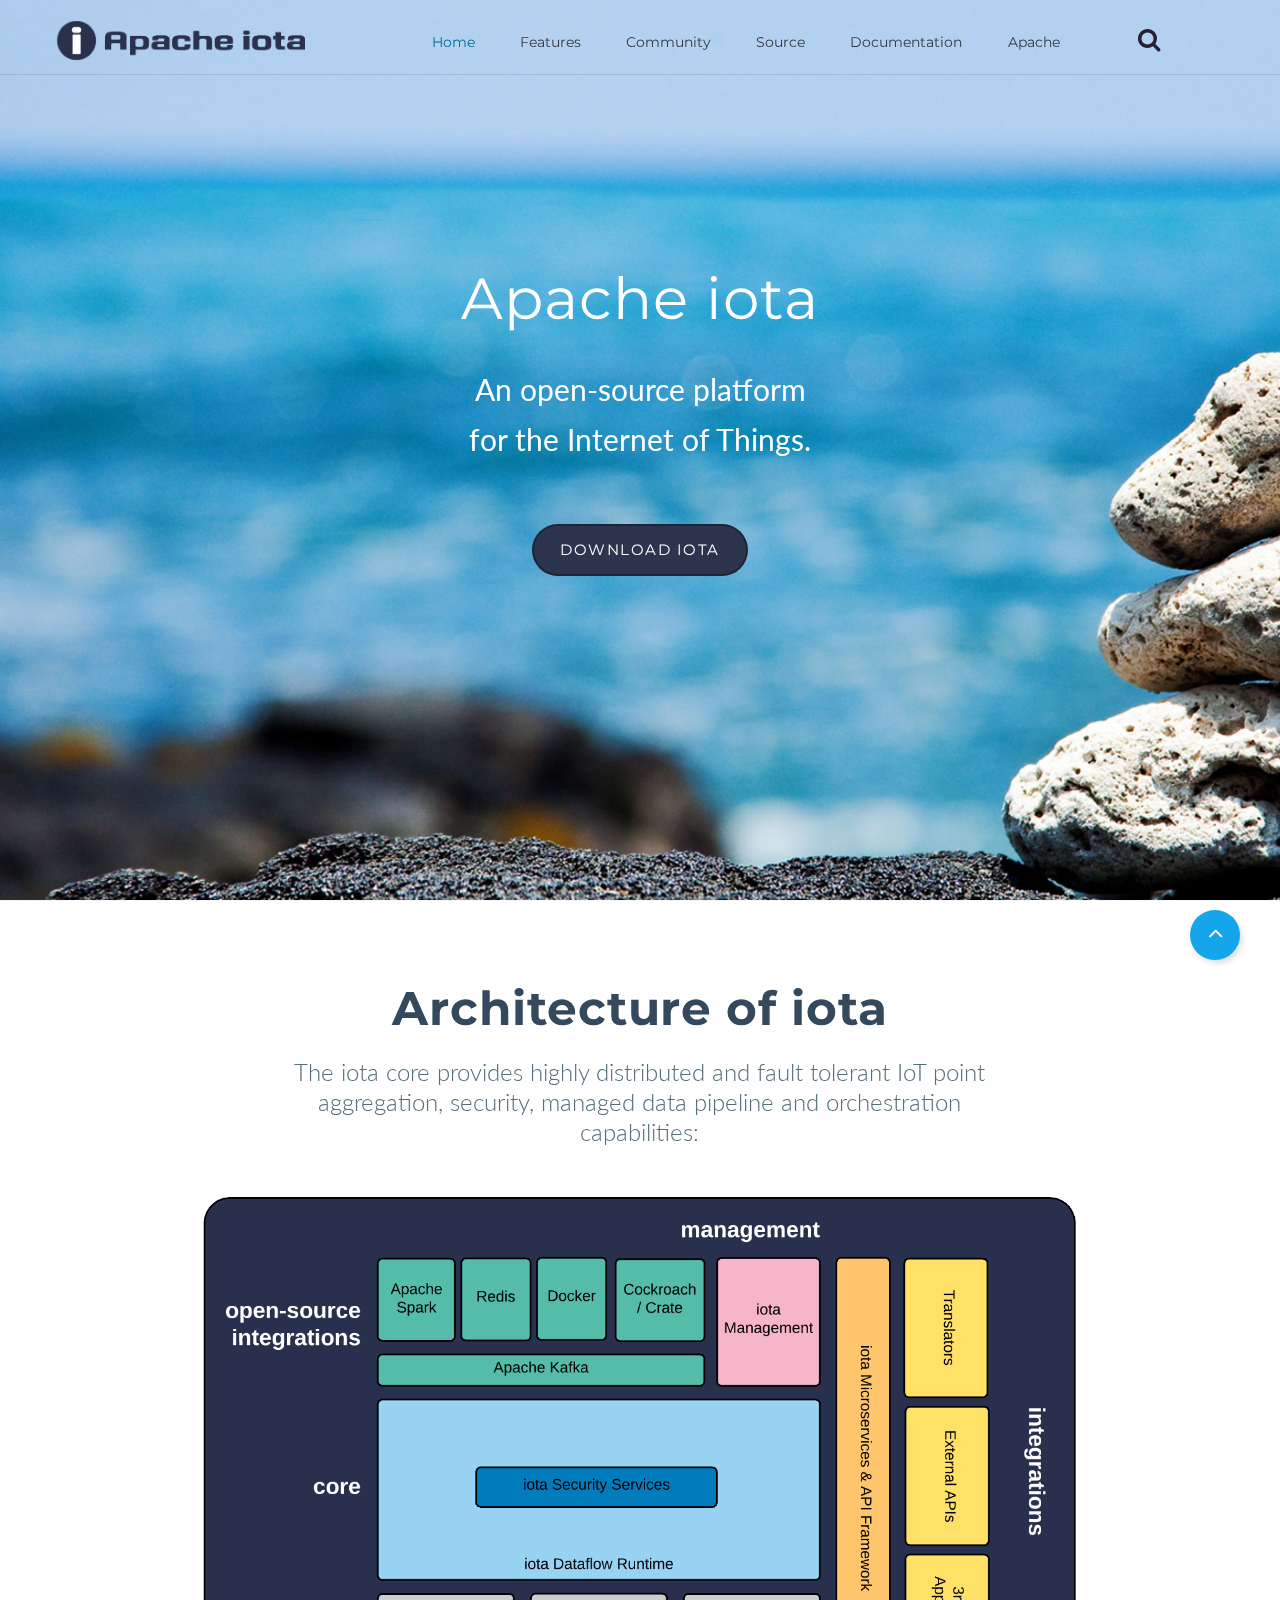
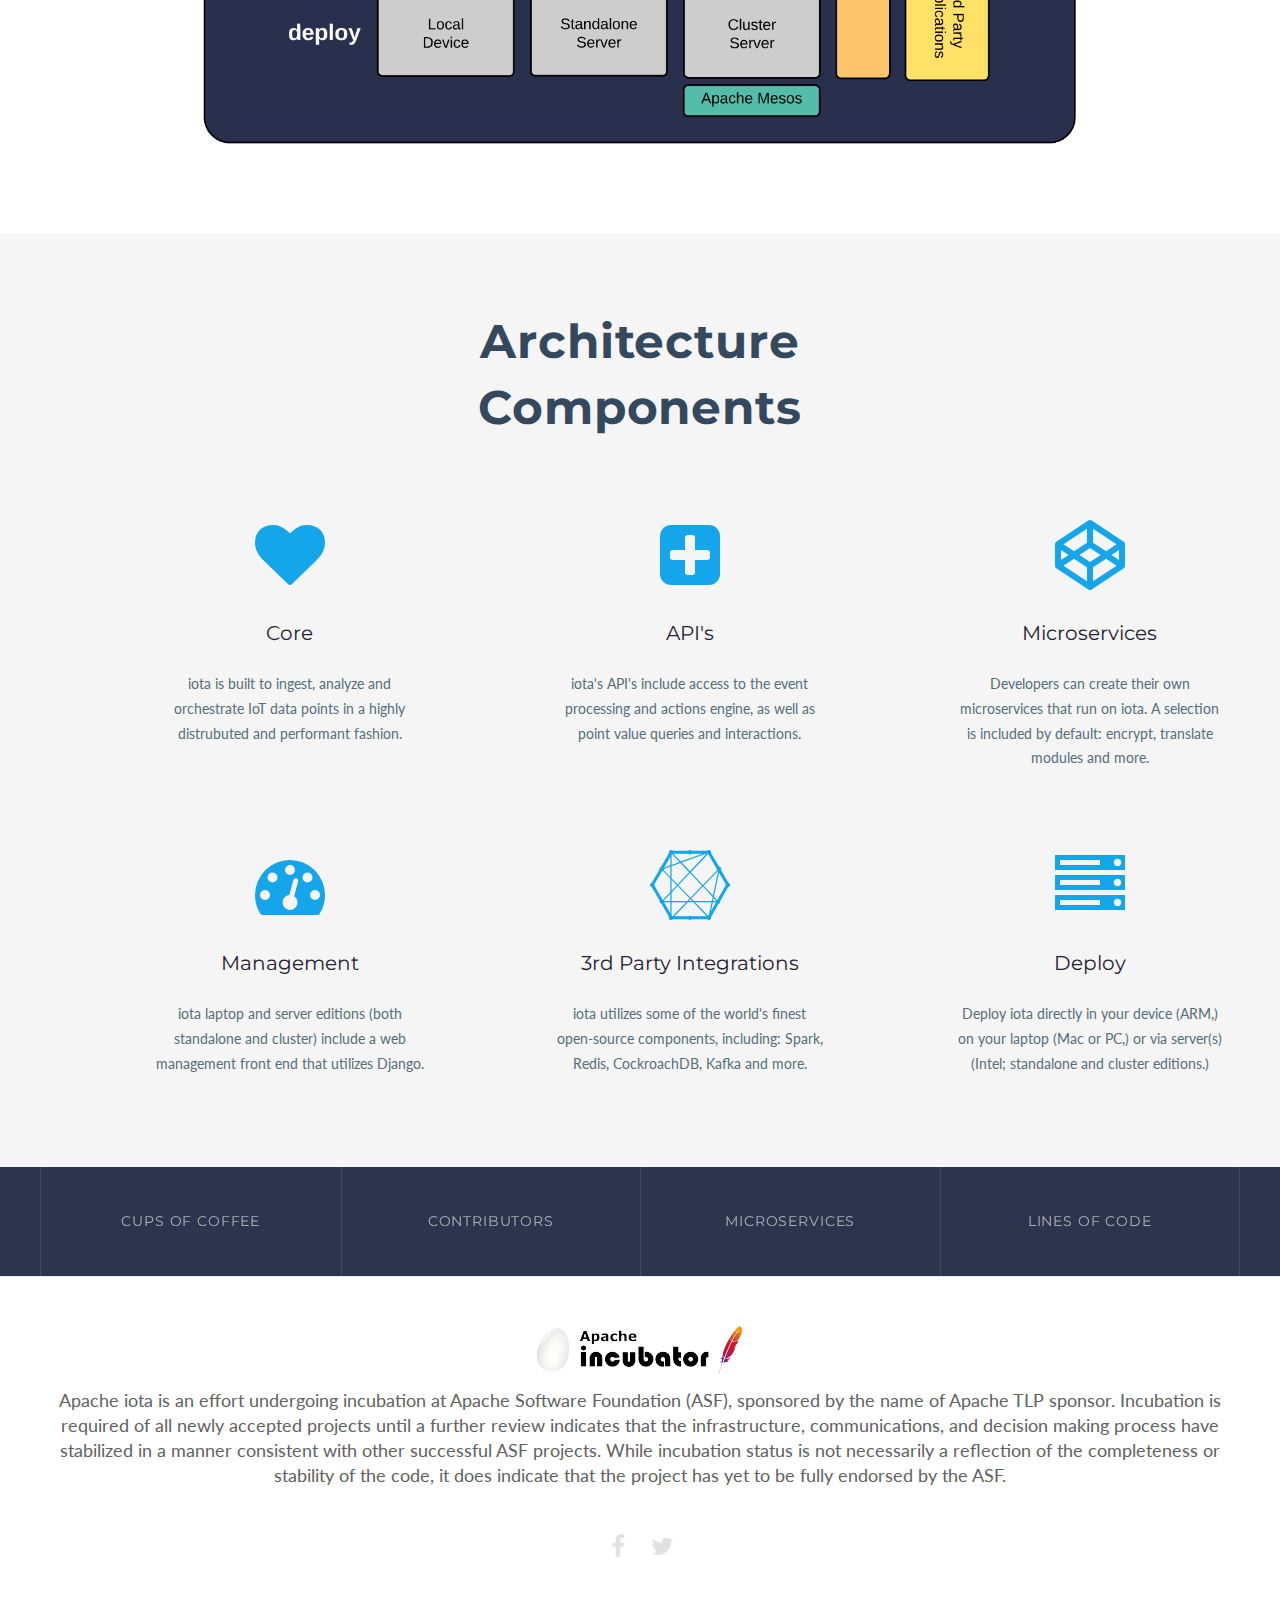
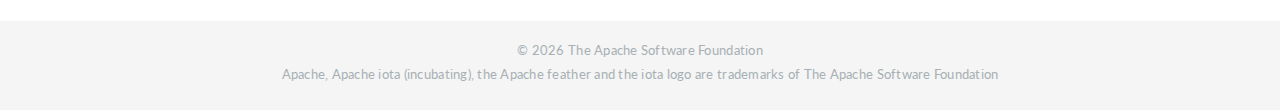
<file: index.html>
<!DOCTYPE html> 
<html lang="en" class="wide wow-animation">
  <head>
    <!--Site Title-->
    <title>Welcome to Apache iota</title>
    <meta charset="utf-8">
    <meta name="format-detection" content="telephone=no">
    <meta name="viewport" content="width=device-width, height=device-height, initial-scale=1.0, maximum-scale=1.0, user-scalable=0">

    <!--Stylesheets-->
    <link rel="icon" href="img/favicon.png" type="image/x-icon">

    <!--Bootstrap-->
    <link rel="stylesheet" href="css/style.css">
<!--[if lt IE 10]>
    <div style="background: #212121; padding: 10px 0; box-shadow: 3px 3px 5px 0 rgba(0,0,0,.3); clear: both; text-align:center; position: relative; z-index:1;"><a href="http://windows.microsoft.com/en-US/internet-explorer/.."><img src="images/ie8-panel/warning_bar_0000_us.jpg" border="0" height="42" width="820" alt="You are using an outdated browser. For a faster, safer browsing experience, upgrade for free today."></a></div>
    <script src="js/html5shiv.min.js"></script><[endif]-->
  </head>

  <body>
    <!--The Main Wrapper-->
    <div class="page">
      <!--
      ========================================================
                              HEADER
      ========================================================
      -->
      <header class="page-header">

        <!--RD Navbar-->
        <div class="rd-navbar-wrap">
          <nav class="rd-navbar top-panel-none-items" data-layout="rd-navbar-fixed" data-hover-on="false" data-stick-up="false" data-sm-laout="rd-navbar-fullwidth" data-md-layout="rd-navbar-static">
            <div class="rd-navbar-top-panel">
              <div class="rd-navbar-inner">
                <button data-rd-navbar-toggle=".list-inline, .fa-envelope, .fa-phone, .fa-shopping-cart" class="rd-navbar-collapse-toggle"><span></span></button><a href="mailto:#" class="fa-envelope">email@.com</a><a href="callto:#" class="fa-phone">+1 (126) 598-89-75</a>
                <ul class="list-inline pull-right">
                  <li><a href="#" class="fa-facebook"></a></li>
                  <li><a href="#" class="fa-pinterest-p"></a></li>
                  <li><a href="#" class="fa-twitter"></a></li>
                  <li><a href="#" class="fa-google-plus"></a></li>
                  <li><a href="#" class="fa-instagram"></a></li>
                </ul>
              </div>
            </div>
            <div class="rd-navbar-inner">

              <!--RD Navbar Panel-->
              <div class="rd-navbar-panel">

                <!--RD Navbar Toggle-->
                <button data-rd-navbar-toggle=".rd-navbar" class="rd-navbar-toggle"><span></span></button>
                <!--END RD Navbar Toggle-->

                <!--RD Navbar Brand-->
                <div class="rd-navbar-brand"><a href="index.html"><img src="img/logo_text.png" width="250" alt=""/></a></div>
                <!--END RD Navbar Brand-->
              </div>
              <!--END RD Navbar Panel-->

              <div class="rd-navbar-nav-wrap">
                <!--RD Navbar Search-->
                <div class="rd-navbar-search">
                  <form action="search.php" method="GET" class="rd-navbar-search-form">
                    <label class="rd-navbar-search-form-input">
                      <input type="text" name="s" placeholder="Search.." autocomplete="off">
                    </label>
                    <button type="submit" class="rd-navbar-search-form-submit"></button>
                  </form><span class="rd-navbar-live-search-results"></span>
                  <button data-rd-navbar-toggle=".rd-navbar-search, .rd-navbar-live-search-results" class="rd-navbar-search-toggle"></button>
                </div>
                <!--END RD Navbar Search-->

                <!--RD Navbar Nav-->
                <ul class="rd-navbar-nav">
                  <li class="active"><a href="index.html">Home</a></li>
                  <li><a href="#">Features</a>
                    <!--RD Navbar Dropdown-->
                    <ul class="rd-navbar-dropdown">
                      <li><a href="features.html">iota Features</a></li>
                      <li><a href="features.html#integrations">Open source integrations</a></li>
                    </ul>
                    <!--END RD Navbar Dropdown-->
                    
                  </li>
                  <li><a href="#">Community</a>
                    <ul class="rd-navbar-dropdown">
                      <li><a href="contribute.html">How to Contribute</a></li>
                      <li><a href="https://issues.apache.org/jira/browse/iota/">Issue Tracker</a></li>
                      <li><a href="contribute.html#people">People</a></li>
                    </ul>
                  </li>
                  <li><a href="#">Source</a>
                    <ul class="rd-navbar-dropdown">
                      <li><a href="https://github.com/apache/incubator-iota">Apache iota on GitHub</a></li>
                    </ul>
                  </li>
                 
                  <li><a href="#">Documentation</a>
                    <ul class="rd-navbar-dropdown">
                      <li><a href="https://cwiki.apache.org/confluence/display/IOTA?src=search">Documentation v.0.1</a></li>
                    </ul>
                  </li>
                  <li><a href="#">Apache</a>
                    <ul class="rd-navbar-dropdown">
                      <li><a href="http://www.apache.org">Apache Homepage</a></li>
                      <li><a href="http://www.apache.org/licenses">License</a></li>
                      <li><a href="http://www.apache.org/foundation/sponsorship">Sponsorship</a></li>
                      <li><a href="http://www.apache.org/foundation/thanks.html">Thanks</a></li>
                      <li><a href="http://www.apache.org/security">Security</a></li>
                    </ul>
                  </li>
                
                </ul>
                <!--END RD Navbar Nav-->
              </div>
            </div>
          </nav>
        </div>
        <!--END RD Navbar-->
        <section>
          <!--Swiper-->
          <div class="rd-parallax">
            <div data-speed="0.6" data-type="media" data-url="img/main_background.jpg" class="rd-parallax-layer"></div>
            <div data-speed="0.78" data-type="html" data-fade="true" class="well-parallax jumbotron text-center rd-parallax-layer">
              <h1><small></small>Apache iota</h1>
              <p class="big">An open-source platform<br> for the Internet of Things.</p><div class='btn-group-variant'> <a class='btn btn-default round-xl btn-sm' href='https://github.com/apache/incubator-iota'>Download iota</a></div>
            </div>
          </div>
        </section>
      </header>
      <!--
      ========================================================
                              CONTENT
      ========================================================
      -->
      <main class="page-content">

        <!--Start section-->
        <section class="text-center well well-sm">
          <div class="container">
            <div class="row">
              <div class="col-lg-10 col-lg-offset-1">
                <h1 class="text-bold">Architecture of iota</h1>
                <p class="lead big">The iota core provides highly distributed and fault tolerant IoT point aggregation, security, managed data pipeline and orchestration capabilities:</p>
                <img src="img/iota_architecture.png" alt="" width=90% class="offset-2">
              </div>
            </div>
          </div>
        </section>
        <!--End section-->

        <!--Start section-->
        <section class="well well-sm bg-lighter relative text-center">
          <div class="container">
            <div class="row">
              <div class="col-lg-6 col-lg-offset-3">
                <h1 class="text-bold">Architecture Components</h1>
              </div>
            </div>
            <div class="row offset-1 text-md-center flow-offset-1">
              <div class="col-sm-6 col-md-3 col-md-offset-1"><span class="icon icon-lg icon-primary fa-heart"></span>
                <h5>Core</h5>
                <p>iota is built to ingest, analyze and orchestrate IoT data points in a highly distrubuted and performant fashion.</p>
              </div>
              <div class="col-sm-6 col-md-3 col-md-offset-1"><span class="icon icon-lg icon-primary fa-plus-square"></span>
                <h5>API's</h5>
                <p>iota's API's include access to the event processing and actions engine, as well as point value queries and interactions. </p>
              </div>
              <div class="col-sm-6 col-md-3 col-md-offset-1"><span class="icon icon-lg icon-primary fa-codepen"></span>
                <h5>Microservices</h5>
                <p>Developers can create their own microservices that run on iota. A selection is included by default: encrypt, translate modules and more.</p>
              </div>
            </div>
             <div class="row offset-1 text-md-center flow-offset-1">
              <div class="col-sm-6 col-md-3 col-md-offset-1"><span class="icon icon-lg icon-primary fa-tachometer"></span>
                <h5>Management</h5>
                <p>iota laptop and server editions (both standalone and cluster) include a web management front end that utilizes Django.</p>
              </div>
              <div class="col-sm-6 col-md-3 col-md-offset-1"><span class="icon icon-lg icon-primary fa-connectdevelop"></span>
                <h5>3rd Party Integrations</h5>
                <p>iota utilizes some of the world's finest open-source components, including: Spark, Redis, CockroachDB, Kafka and more.</p>
              </div>
              <div class="col-sm-6 col-md-3 col-md-offset-1"><span class="icon icon-lg icon-primary fa-server"></span>
                <h5>Deploy</h5>
                <p>Deploy iota directly in your device (ARM,) on your laptop (Mac or PC,) or via server(s) (Intel; standalone and cluster editions.) </p>
              </div>
            </div>
          </div>
        </section>
        <!--End section-->

        

        <!--Start section-->
        <section class="bg-dark-var1 text-center">
          <div class="container counter-panel">
            <div class="row">
              <div class="col-xs-6 col-sm-6 col-md-3">
                <div data-from="0" data-to="197" class="counter"></div>
                <p class="text-opacity font-secondary text-uppercase">Cups of Coffee</p>
              </div>
              <div class="col-xs-6 col-sm-6 col-md-3">
                <div data-from="0" data-to="7" class="counter"></div>
                <p class="text-opacity font-secondary text-uppercase">Contributors</p>
              </div>
              <div class="col-xs-6 col-sm-6 col-md-3">
                <div data-from="0" data-to="9" class="counter"></div>
                <p class="text-opacity font-secondary text-uppercase">Microservices</p>
              </div>
              <div class="col-xs-6 col-sm-6 col-md-3">
                <div data-from="0" data-to="3218" class="counter"></div>
                <p class="text-opacity font-secondary text-uppercase">Lines of Code</p>
              </div>
            </div>
          </div>
        </section>
        <!--End section-->

      </main>
      <!--
      ========================================================
                              FOOTER
      ========================================================
      -->
      
      <footer class="page-footer footer-centered text-center">
        <section class="footer-content">
          <div class="container">
            <div class="navbar-brand"><img class="center-block" src="img/apache_incubator.png" alt=""/></div>
            <p class="big">Apache iota is an effort undergoing incubation at <a href="http://www.apache.org">Apache Software Foundation</a> (ASF), sponsored by the name of
              Apache TLP sponsor. Incubation is required of all newly accepted projects until a further review indicates that the
              infrastructure, communications, and decision making process have stabilized in a manner consistent with other successful
              ASF projects. While incubation status is not necessarily a reflection of the completeness or stability of the code,
              it does indicate that the project has yet to be fully endorsed by the ASF.</p>
            <ul class="list-inline">
              <li><a href="#" class="fa-facebook"></a></li>
              <li><a href="#" class="fa-twitter"></a></li>
            </ul>
          </div>
        </section>
        <section class="copyright">
          <div class="container">
            <p>&#169; <span id="copyright-year"></span> <a href="http://www.apache.org">The Apache Software Foundation</a><br>
            Apache, Apache iota (incubating), the Apache feather and the iota logo are trademarks of The Apache Software Foundation</p>
          </div>
        </section>
      </footer>
    </div>
    <!--Core Scripts-->
    <script src="js/core.min.js"></script>
    <!--jQuery (necessary for Bootstrap's JavaScript plugins)-->
    <!--Include all compiled plugins (below), or include individual files as needed-->
    <script src="js/bootstrap.min.js"></script>
    <!--Additional Functionality Scripts-->
    <script src="js/script.js"></script>
  </body>
</html>
</file>
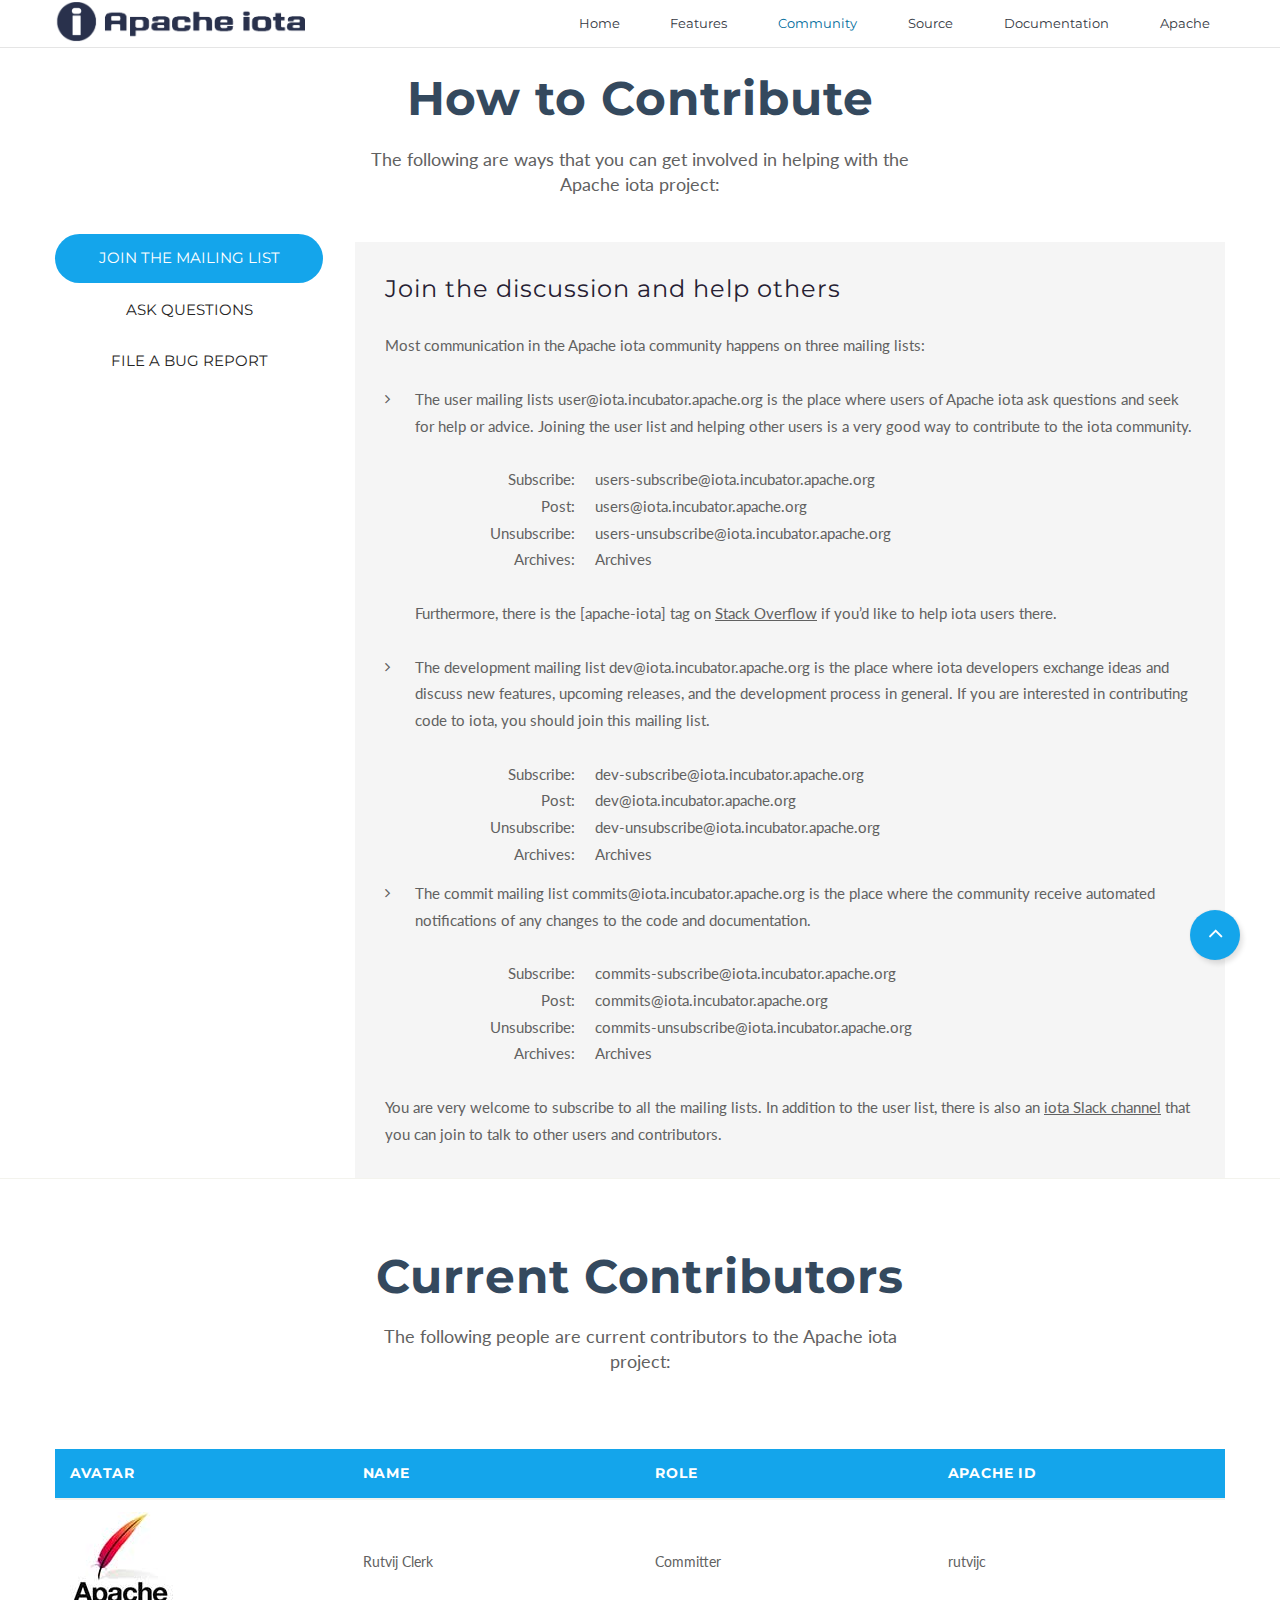
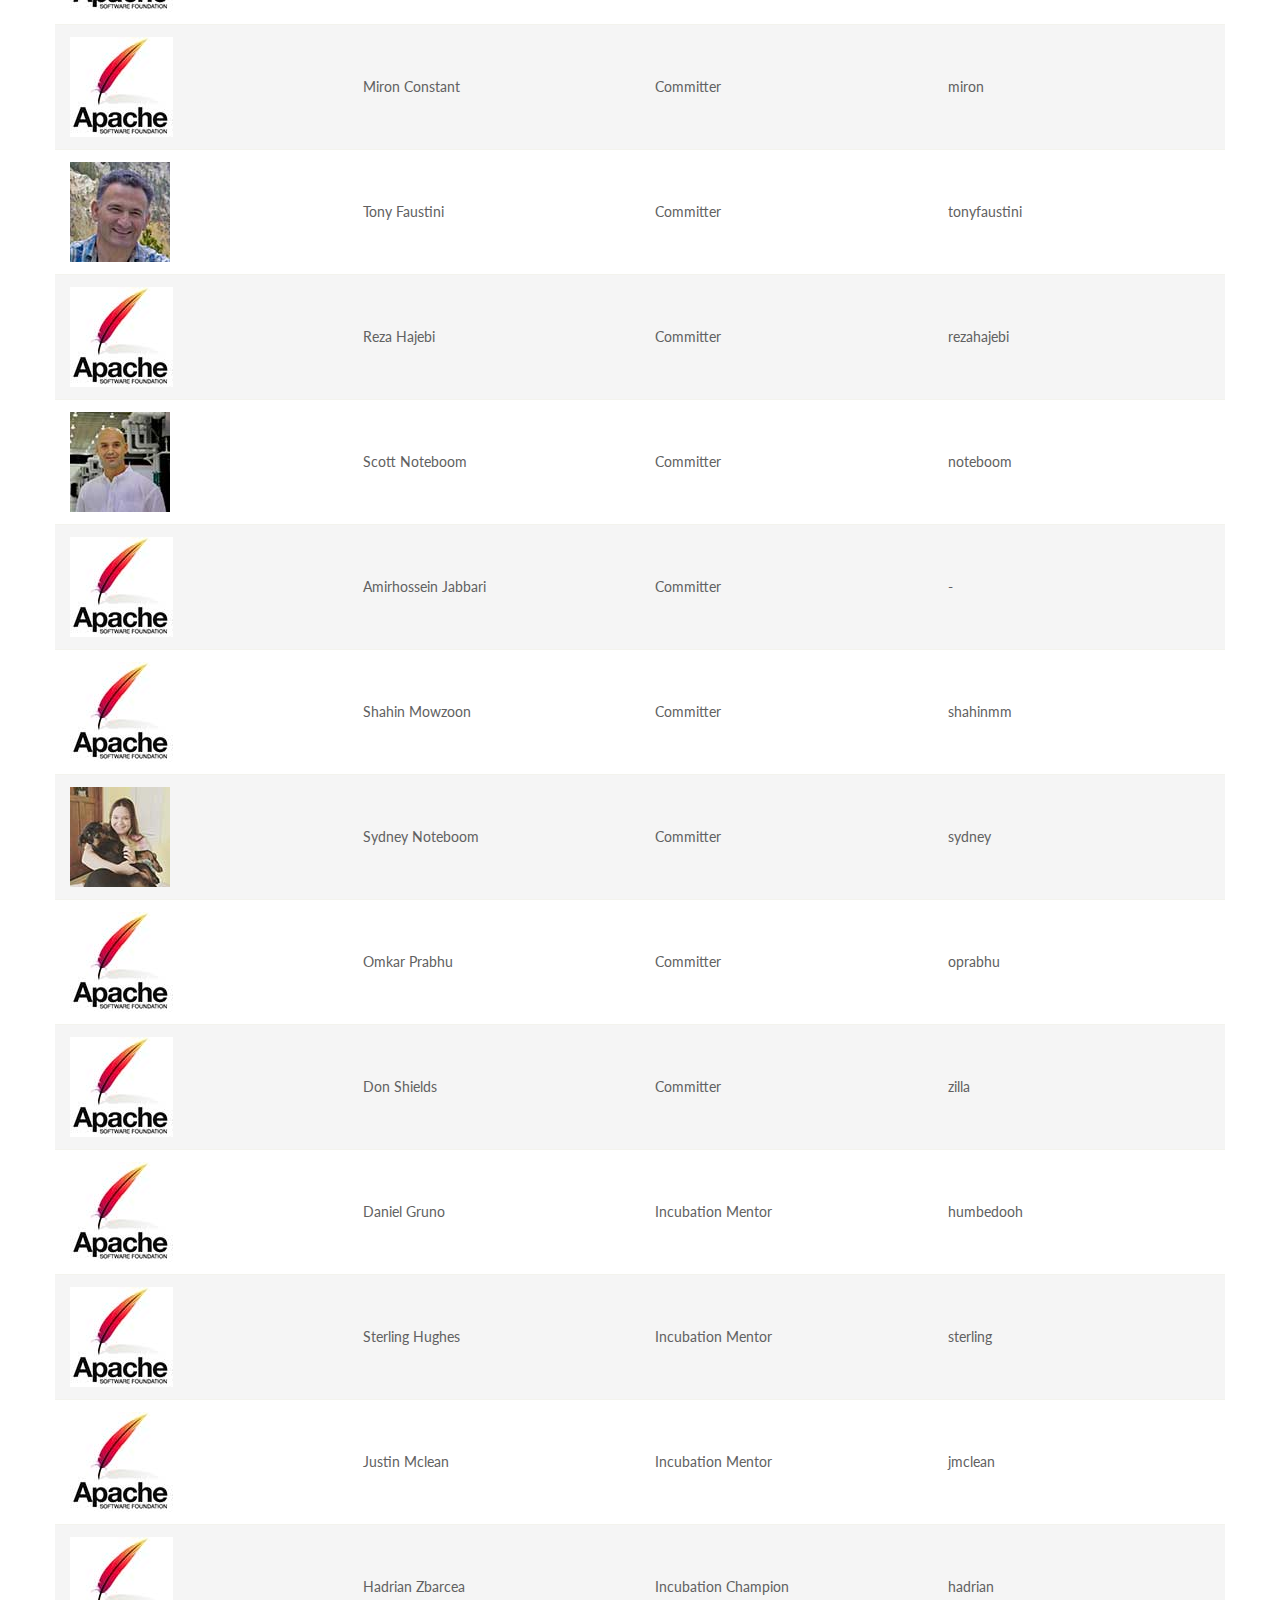
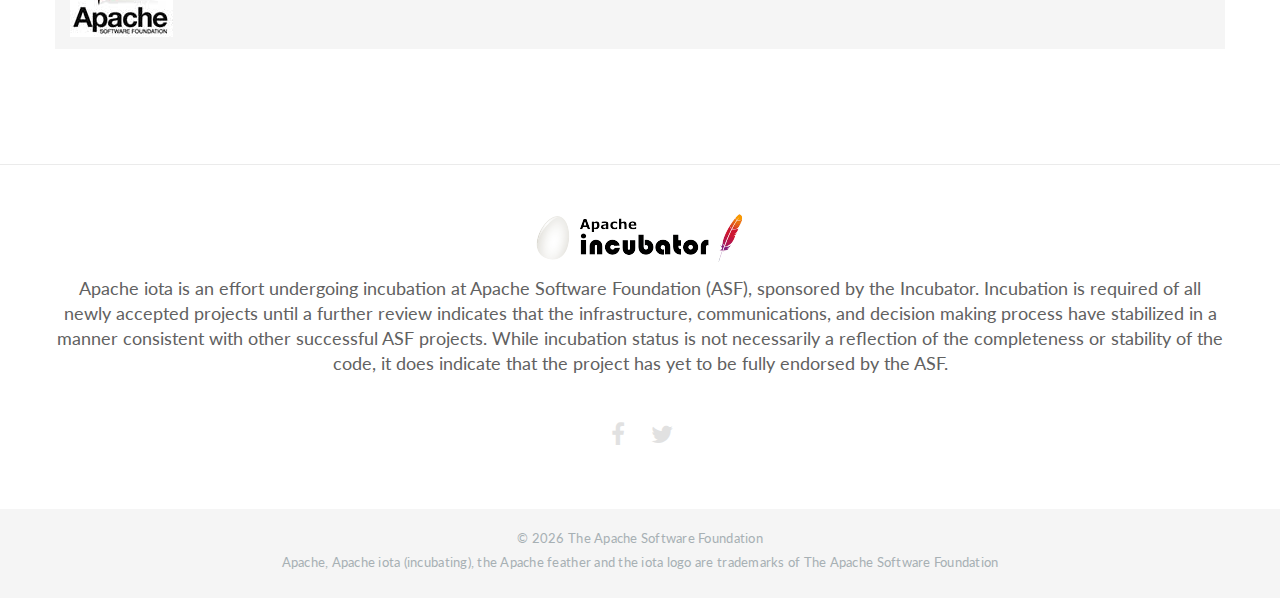
<file: contribute.html>
<!DOCTYPE html>
<html lang="en" class="wide wow-animation">
  <head>
    <!--Site Title-->
    <title>How to Contribute to iota</title>
    <meta charset="utf-8">
    <meta name="format-detection" content="telephone=no">
    <meta name="viewport" content="width=device-width, height=device-height, initial-scale=1.0, maximum-scale=1.0, user-scalable=0">

    <!--Stylesheets-->
    <link rel="icon" href="img/favicon.png" type="image/x-icon">

    <!--Bootstrap-->
    <link rel="stylesheet" href="css/style.css">
<!--[if lt IE 10]>
    <div style="background: #212121; padding: 10px 0; box-shadow: 3px 3px 5px 0 rgba(0,0,0,.3); clear: both; text-align:center; position: relative; z-index:1;"><a href="http://windows.microsoft.com/en-US/internet-explorer/.."><img src="images/ie8-panel/warning_bar_0000_us.jpg" border="0" height="42" width="820" alt="You are using an outdated browser. For a faster, safer browsing experience, upgrade for free today."></a></div>
    <script src="js/html5shiv.min.js"></script><[endif]-->
  </head>

  <body>
    <!--The Main Wrapper-->
    <div class="page">
      <!--
      ========================================================
                              HEADER
      ========================================================
      -->
      <header class="page-header subpage_header">

        <!--RD Navbar-->
        <div class="rd-navbar-wrap">
          <nav class="rd-navbar bg-white minimal top-panel-none toggles-none" data-layout="rd-navbar-fixed" data-hover-on="false" data-stick-up="false" data-sm-layout="rd-navbar-fullwidth" data-md-layout="rd-navbar-static">
            <div class="rd-navbar-top-panel">
              <div class="rd-navbar-inner">
                <button data-rd-navbar-toggle=".list-inline, .fa-envelope, .fa-phone, .fa-shopping-cart" class="rd-navbar-collapse-toggle"><span></span></button><a href="mailto:#" class="fa-envelope">email@.com</a><a href="callto:#" class="fa-phone">+1 (126) 598-89-75</a>
                <ul class="list-inline pull-right">
                  <li><a href="#" class="fa-facebook"></a></li>
                  <li><a href="#" class="fa-pinterest-p"></a></li>
                  <li><a href="#" class="fa-twitter"></a></li>
                  <li><a href="#" class="fa-google-plus"></a></li>
                  <li><a href="#" class="fa-instagram"></a></li>
                </ul>
              </div>
            </div>
            <div class="rd-navbar-inner">

              <!--RD Navbar Panel-->
              <div class="rd-navbar-panel">

                <!--RD Navbar Toggle-->
                <button data-rd-navbar-toggle=".rd-navbar" class="rd-navbar-toggle"><span></span></button>
                <!--END RD Navbar Toggle-->

                <!--RD Navbar Brand-->
                <div class="rd-navbar-brand"><a href="index.html"><img src="img/logo_text.png" width="250" alt=""/></a></div>
                <!--END RD Navbar Brand-->
              </div>
              <!--END RD Navbar Panel-->

              <div class="rd-navbar-nav-wrap">
                <!--RD Navbar Search-->
                <div class="rd-navbar-search">
                  <form action="search.php" method="GET" class="rd-navbar-search-form">
                    <label class="rd-navbar-search-form-input">
                      <input type="text" name="s" placeholder="Search.." autocomplete="off">
                    </label>
                    <button type="submit" class="rd-navbar-search-form-submit"></button>
                  </form><span class="rd-navbar-live-search-results"></span>
                  <button data-rd-navbar-toggle=".rd-navbar-search, .rd-navbar-live-search-results" class="rd-navbar-search-toggle"></button>
                </div>
                <!--END RD Navbar Search-->

                <!--RD Navbar Nav-->
                <ul class="rd-navbar-nav">
                  <li><a href="index.html">Home</a></li>
                   <li><a href="#">Features</a>

                    <!--RD Navbar Dropdown-->
                    <ul class="rd-navbar-dropdown">
                      <li><a href="features.html">iota Features</a></li>
                      <li><a href="features.html#party">3rd Party Packages</a></li>
                    </ul>
                    <!--END RD Navbar Dropdown-->

                  </li>
                  <li class="active"><a href="#">Community</a>
                    <ul class="rd-navbar-dropdown">
                      <li><a href="contribute.html">How to Contribute</a></li>
                      <li><a href="https://issues.apache.org/jira/browse/iota/">Issue Tracker</a></li>
                      <li><a href="contribute.html#people">People</a></li>
                    </ul>
                  </li>
                  
                  <li><a href="#">Source</a>
                    <ul class="rd-navbar-dropdown">
                      <li><a href="https://github.com/apache/incubator-iota">Apache iota on GitHub</a></li>
                    </ul>
                  </li>
                 
                  <li><a href="#">Documentation</a>
                    <ul class="rd-navbar-dropdown">
                      <li><a href="https://cwiki.apache.org/confluence/display/IOTA/iota+Home">Documentation v.0.1</a></li>
                    </ul>
                  </li>
                  <li><a href="#">Apache</a>
                    <ul class="rd-navbar-dropdown">
                      <li><a href="http://www.apache.org">Apache Homepage</a></li>
                      <li><a href="http://www.apache.org/licenses">License</a></li>
                      <li><a href="http://www.apache.org/foundation/sponsorship">Sponsorship</a></li>
                      <li><a href="http://www.apache.org/foundation/thanks.html">Thanks</a></li>
                      <li><a href="http://www.apache.org/security">Security</a></li>
                    </ul>
                  </li>
                
                </ul>
                <!--END RD Navbar Nav-->
              </div>
            </div>
          </nav>
        </div>
        <!--END RD Navbar-->
        
      </header>
      <!--
      ========================================================
                              CONTENT
      ========================================================
      -->
     <main class="page-content">
        
        <section class="text-center well-sn">
          <div class="container">
            <div class="row">
              <div class="col-md-12 col-lg-6 col-lg-offset-3">
                <h1 class="text-bold">How to Contribute</h1>
                <p class="lead">The following are ways that you can get involved in helping with the Apache iota project:</p>
              </div>
            </div>
          </div>
        </section>

        <!--Start section-->
         <section class="text-center section-border">
          <div class="container">
            <div class="row">
              <div class="col-sm-3">
                <!--Vertical Tabs-->
                <ul id="myTabs2" role="tablist" class="nav nav-tabs vertical-tabs text-center">
                  <li role="presentation" class="active round-xl"><a href="#vtab0" aria-controls="tab0" role="tab" class="round-xl">Join the mailing list</a></li>
                  <li role="presentation" class="round-xl"><a href="#vtab1" aria-controls="tab1" role="tab" class="round-xl">Ask questions</a></li>
                  <li role="presentation" class="round-xl"><a href="#vtab2" aria-controls="vtab2" role="tab" class="round-xl">File a bug report</a></li>
                  <!--<li role="presentation" class="round-xl"><a href="#vtab3" aria-controls="vtab3" role="tab" class="round-xl">Propose a feature or a fix</a></li>-->
                  <!--<li role="presentation" class="round-xl"><a href="#vtab4" aria-controls="vtab4" role="tab" class="round-xl">Test release candidate</a></li>-->
                  <!--<li role="presentation" class="round-xl"><a href="#vtab5" aria-controls="vtab5" role="tab" class="round-xl">Contribute</a></li>-->
                  <!--<li role="presentation" class="round-xl"><a href="#vtab6" aria-controls="vtab6" role="tab" class="round-xl">Submit contributor license</a></li>-->
                  <!--<li role="presentation" class="round-xl"><a href="#vtab7" aria-controls="vtab7" role="tab" class="round-xl">Become a Committer</a></li>-->
                </ul>
              </div>
              <div class="col-sm-9">
                <!--Vertical Tab panes-->
                <div class="tab-content tab-conten-vert text-sm-left">
                  <div role="tabpanel" id="vtab0" class="tab-pane active fade in"><h4>Join the discussion and help others</h4><br>
                 
<p>Most communication in the Apache iota community happens on three mailing lists:</p><br>
<ul class="marked-list max-width-xs">
<li>The user mailing lists user@iota.incubator.apache.org is the place where users of Apache iota ask questions and seek for help or advice. Joining the user list and helping other users is a very good way to contribute to the iota community.<br><br>
  <dl class="dl-horizontal">
    <dt>Subscribe:</dt>
    <dd><a href="mailto:users-subscribe@iota.incubator.apache.org" class="text-right">users-subscribe@iota.incubator.apache.org</a></dd>
    <dt>Post:</dt>
    <dd><a href="mailto:users@iota.incubator.apache.org" class="text-right">users@iota.incubator.apache.org</a></dd>
    <dt>Unsubscribe:</dt>
    <dd><a href="mailto:users-unsubscribe@iota.incubator.apache.org" class="text-right">users-unsubscribe@iota.incubator.apache.org</a></dd>
    <dt>Archives:</dt>
    <dd><a class="text-right" href="http://mail-archives.apache.org/mod_mbox/iota-users/">Archives</a></dd>

  </dl>
  <br>
Furthermore, there is the [apache-iota] tag on <a href="http://stackoverflow.com/questions/tagged/apache-iota"><u>Stack Overflow</u></a> if you’d like to help iota users there.</li><br>

<li>The development mailing list dev@iota.incubator.apache.org is the place where iota developers exchange ideas and discuss new features, upcoming releases, and the development process in general. If you are interested in contributing code to iota, you should join this mailing list.
  <br><br>
  <dl class="dl-horizontal">
    <dt>Subscribe:</dt>
    <dd><a href="mailto:dev-subscribe@iota.incubator.apache.org" class="text-right">dev-subscribe@iota.incubator.apache.org</a></dd>
    <dt>Post:</dt>
    <dd><a href="mailto:dev@iota.incubator.apache.org" class="text-right">dev@iota.incubator.apache.org</a></dd>
    <dt>Unsubscribe:</dt>
    <dd><a href="mailto:dev-unsubscribe@iota.incubator.apache.org" class="text-right">dev-unsubscribe@iota.incubator.apache.org</a></dd>
    <dt>Archives:</dt>
    <dd><a class="text-right" href="http://mail-archives.apache.org/mod_mbox/incubator-iota-dev/">Archives</a></dd>

  </dl>
</li>
<li>The commit mailing list commits@iota.incubator.apache.org is the place where the community receive automated notifications of any changes to the code and documentation.

  <br><br>
  <dl class="dl-horizontal">
    <dt>Subscribe:</dt>
    <dd><a href="mailto:commits-subscribe@iota.incubator.apache.org" class="text-right">commits-subscribe@iota.incubator.apache.org</a></dd>
    <dt>Post:</dt>
    <dd><a href="mailto:commits@iota.incubator.apache.org" class="text-right">commits@iota.incubator.apache.org</a></dd>
    <dt>Unsubscribe:</dt>
    <dd><a href="mailto:commits-unsubscribe@iota.incubator.apache.org" class="text-right">commits-unsubscribe@iota.incubator.apache.org</a></dd>
    <dt>Archives:</dt>
    <dd><a class="text-right" href="http://mail-archives.apache.org/mod_mbox/incubator-iota-commits/">Archives</a></dd>

  </dl>
</li>

</ul><br>
You are very welcome to subscribe to all the mailing lists. In addition to the user list, there is also an <a href="http://apache-iota.slack.com"><u>iota Slack channel</u></a> that you can join to talk to other users and contributors.


</div>
                  <div role="tabpanel" id="vtab1" class="tab-pane fade">
                    <h4>Ask Questions</h4>
                    <br>
                    <p>The Apache iota community is eager to help and answer your questions. Please search Jira and the       mailing list first to see if it has already been discussed.</p>
                    <dl class="dl-horizontal">
                      <dt>Jira:</dt>
                      <dd><a href="https://issues.apache.org/jira/browse/iota/?selectedTab=com.atlassian.jira.jira-projects-plugin:summary-panel">Jira</a></dd>
                      <dt>Mailing list archive:</dt>
                      <dd><a class="text-right" href="http://mail-archives.apache.org/mod_mbox/incubator-iota-commits/">Archives</a></dd>
                    </dl>
                  </div>
                  <div role="tabpanel" id="vtab2" class="tab-pane fade">
                    <h4>Report a Bug</h4>
                    <br>
                    <p>If it’s a bug or a feature request, open a JIRA issue. Create a sample that you can use for prototyping the feature or demonstrating the bug. If creating a sample is time consuming, write steps to reproduce the issue. Attach this sample to the JIRA issue if it’s representing a bug report.
                    </p>
                    <br>
                    <dl class="dl-horizontal">
                      <dt>File bugs here:</dt>
                      <dd><a href="https://issues.apache.org/jira/browse/iota/?selectedTab=com.atlassian.jira.jira-projects-plugin:summary-panel">Jira</a></dd>
                    </dl>
                  </div>
                  <!--<div role="tabpanel" id="vtab3" class="tab-pane fade">-->
                    <!--<h4>Tab 3</h4>-->
                  <!--</div>-->
                  <!--<div role="tabpanel" id="vtab4" class="tab-pane fade">-->
                    <!--<h4>Tab 4</h4>-->
                  <!--</div>-->
                  <!--<div role="tabpanel" id="vtab5" class="tab-pane fade">-->
                    <!--<h4>Tab 5</h4>-->
                  <!--</div>-->
                  <!--<div role="tabpanel" id="vtab6" class="tab-pane fade">-->
                    <!--<h4>Submit a Contributor License Agreement</h4>-->
                    <!--<p>If you are not already an apache committer you will need to file a Contributor License Agreement (CLA) with apache.</p>-->
                    <!--<dl class="dl-horizontal">-->
                      <!--<dt>More Info Here:</dt>-->
                      <!--<dd><a href="http://www.apache.org/licenses/#clas">Apache Licenses information</a></dd>-->
                      <!--<dt>CLA PDF</dt>-->
                      <!--<dd><a href="http://www.apache.org/licenses/icla.pdf">Pdf</a></dd>-->
                    <!--</dl>-->
                  <!--</div>-->
                  <!--<div role="tabpanel" id="vtab7" class="tab-pane fade">-->
                    <!--<h4>Tab 7</h4>-->
                  <!--</div>-->
                </div>
              </div>
            </div>
          </div>
        </section>
        <!--End section-->
        
        <section id="people" class="text-center well-sn">
          <div class="container">
            <div class="row">
              <div class="col-md-12 col-lg-6 col-lg-offset-3">
                <h1 class="text-bold">Current Contributors</h1>
                <p class="lead">The following people are current contributors to the Apache iota project:</p>
              </div>
            </div>
          </div>
        </section>
        
        
        <section class="well well-inset-2">
          <div class="container">
            <!--Table-striped-->
            <table class="table table-striped table-mobile mobile-primary">
              <colgroup>
                <col class="col-xs-3">
                <col class="col-xs-3">
                <col class="col-xs-3">
                <col class="col-xs-3">
              </colgroup>
              <thead>
                <tr class="bg-primary">
                  <th>Avatar</th>
                  <th>Name</th>
                  <th>Role</th>
                  <th>Apache ID</th>
                </tr>
              </thead>
              <tbody>
                <tr>
                  <td><img src="img/defaultAvi.jpg" alt="" class="avatar"></td>
                  <td>Rutvij Clerk</td>
                  <td>Committer</td>
                  <td>rutvijc</td>
                </tr>
                <tr>
                  <td><img src="img/defaultAvi.jpg" alt="" class="avatar"></td>
                  <td>Miron Constant</td>
                  <td>Committer</td>
                  <td>miron</td>
                </tr>
                <tr>
                  <td><img src="img/TonyAvi.jpg" alt="" class="avatar"></td>
                  <td>Tony Faustini</td>
                  <td>Committer</td>
                  <td>tonyfaustini</td>
                </tr>
                <tr>
                  <td><img src="img/defaultAvi.jpg" alt="" class="avatar"></td>
                  <td>Reza Hajebi</td>
                  <td>Committer</td>
                  <td>rezahajebi</td>
                </tr>
                <tr>
                  <td><img src="img/NoteboomAvi.jpg" alt="" class="avatar"></td>
                  <td>Scott Noteboom</td>
                  <td>Committer</td>
                  <td>noteboom</td>
                </tr>
                <tr>

                  <td><img src="img/defaultAvi.jpg" alt="" class="avatar"></td>
                  <td>Amirhossein Jabbari</td>
                  <td>Committer</td>
                  <td>-</td>
                </tr>
                <tr>

                  <td><img src="img/defaultAvi.jpg" alt="" class="avatar"></td>
                  <td>Shahin Mowzoon</td>
                  <td>Committer</td>
                  <td>shahinmm</td>
                </tr>
                <tr>

                  <td><img src="img/SydneyAvi.jpg" alt="" class="avatar"></td>
                  <td>Sydney Noteboom</td>
                  <td>Committer</td>
                  <td>sydney</td>
                </tr>
                <tr>
                  <td><img src="img/defaultAvi.jpg" alt="" class="avatar"></td>
                  <td>Omkar Prabhu</td>
                  <td>Committer</td>
                  <td>oprabhu</td>
                </tr>
                <tr>
                  <td><img src="img/defaultAvi.jpg" alt="" class="avatar"></td>
                  <td>Don Shields</td>
                  <td>Committer</td>
                  <td>zilla</td>
                </tr>
                <tr>
                  <td><img src="img/defaultAvi.jpg" alt="" class="avatar"></td>
                  <td>Daniel Gruno</td>
                  <td>Incubation Mentor</td>
                  <td>humbedooh</td>
                </tr>
                <tr>
                  <td><img src="img/defaultAvi.jpg" alt="" class="avatar"></td>
                  <td>Sterling Hughes</td>
                  <td>Incubation Mentor</td>
                  <td>sterling</td>
                </tr>
                <tr>
                  <td><img src="img/defaultAvi.jpg" alt="" class="avatar"></td>
                  <td>Justin Mclean</td>
                  <td>Incubation Mentor</td>
                  <td>jmclean</td>
                </tr>
                <tr>
                  <td><img src="img/defaultAvi.jpg" alt="" class="avatar"></td>
                  <td>Hadrian Zbarcea</td>
                  <td>Incubation Champion</td>
                  <td>hadrian</td>
                </tr>

              </tbody>
            </table>
          </div>
        </section>
        
      </main>
      <!--
      ========================================================
                              FOOTER
      ========================================================
      -->
      
      <footer class="page-footer footer-centered text-center">
        <section class="footer-content">
          <div class="container">
            <div class="navbar-brand"><img class="center-block" src="img/apache_incubator.png" alt=""/></div>
            <p class="big">Apache iota is an effort undergoing incubation at <a href="http://www.apache.org">Apache Software Foundation</a> (ASF), sponsored by the Incubator. Incubation is required of all newly accepted projects until a further review indicates that the
              infrastructure, communications, and decision making process have stabilized in a manner consistent with other successful
              ASF projects. While incubation status is not necessarily a reflection of the completeness or stability of the code,
              it does indicate that the project has yet to be fully endorsed by the ASF.</p>
            <ul class="list-inline">
              <li><a href="#" class="fa-facebook"></a></li>
              <li><a href="#" class="fa-twitter"></a></li>
            </ul>
          </div>
        </section>
        <section class="copyright">
          <div class="container">
            <p>&#169; <span id="copyright-year"></span> <a href="http://www.apache.org">The Apache Software Foundation</a><br>
            Apache, Apache iota (incubating), the Apache feather and the iota logo are trademarks of The Apache Software Foundation</p>
          </div>
        </section>
      </footer>
    </div>
    <!--Core Scripts-->
    <script src="js/core.min.js"></script>
    <!--jQuery (necessary for Bootstrap's JavaScript plugins)-->
    <!--Include all compiled plugins (below), or include individual files as needed-->
    <script src="js/bootstrap.min.js"></script>
    <!--Additional Functionality Scripts-->
    <script src="js/script.js"></script>
  </body>
</html>
</file>
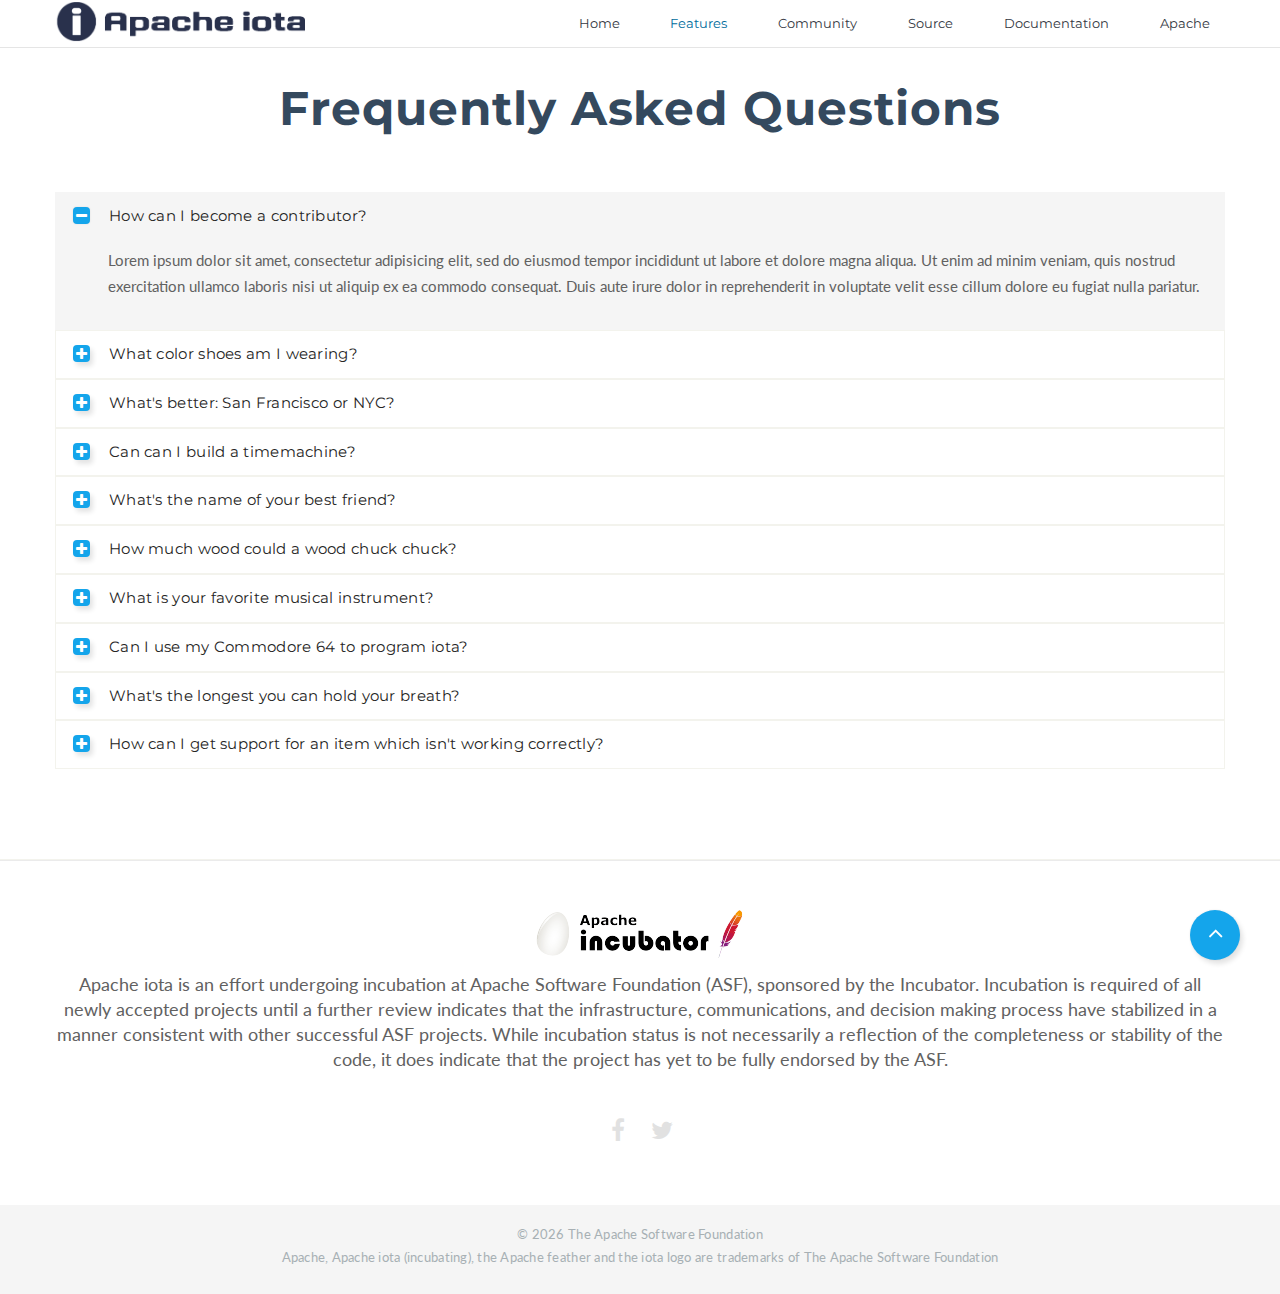
<file: faq.html>
<!DOCTYPE html>
<html lang="en" class="wide wow-animation">
  <head>
    <!--Site Title-->
    <title>Welcome to Apache iota</title>
    <meta charset="utf-8">
    <meta name="format-detection" content="telephone=no">
    <meta name="viewport" content="width=device-width, height=device-height, initial-scale=1.0, maximum-scale=1.0, user-scalable=0">

    <!--Stylesheets-->
    <link rel="icon" href="img/favicon.png" type="image/x-icon">

    <!--Bootstrap-->
    <link rel="stylesheet" href="css/style.css">
<!--[if lt IE 10]>
    <div style="background: #212121; padding: 10px 0; box-shadow: 3px 3px 5px 0 rgba(0,0,0,.3); clear: both; text-align:center; position: relative; z-index:1;"><a href="http://windows.microsoft.com/en-US/internet-explorer/.."><img src="images/ie8-panel/warning_bar_0000_us.jpg" border="0" height="42" width="820" alt="You are using an outdated browser. For a faster, safer browsing experience, upgrade for free today."></a></div>
    <script src="js/html5shiv.min.js"></script><[endif]-->
  </head>

  <body>
    <!--The Main Wrapper-->
    <div class="page">
      <!--
      ========================================================
                              HEADER
      ========================================================
      -->
      <header class="page-header">

        <!--RD Navbar-->
        <div class="rd-navbar-wrap">
          <nav class="rd-navbar bg-white minimal top-panel-none toggles-none" data-layout="rd-navbar-fixed" data-hover-on="false" data-stick-up="false" data-sm-layout="rd-navbar-fullwidth" data-md-layout="rd-navbar-static">
            <div class="rd-navbar-top-panel">
              <div class="rd-navbar-inner">
                <button data-rd-navbar-toggle=".list-inline, .fa-envelope, .fa-phone, .fa-shopping-cart" class="rd-navbar-collapse-toggle"><span></span></button><a href="mailto:#" class="fa-envelope">email@.com</a><a href="callto:#" class="fa-phone">+1 (126) 598-89-75</a>
                <ul class="list-inline pull-right">
                  <li><a href="#" class="fa-facebook"></a></li>
                  <li><a href="#" class="fa-pinterest-p"></a></li>
                  <li><a href="#" class="fa-twitter"></a></li>
                  <li><a href="#" class="fa-google-plus"></a></li>
                  <li><a href="#" class="fa-instagram"></a></li>
                </ul>
              </div>
            </div>
            <div class="rd-navbar-inner">

              <!--RD Navbar Panel-->
              <div class="rd-navbar-panel">

                <!--RD Navbar Toggle-->
                <button data-rd-navbar-toggle=".rd-navbar" class="rd-navbar-toggle"><span></span></button>
                <!--END RD Navbar Toggle-->

                <!--RD Navbar Brand-->
                <div class="rd-navbar-brand"><a href="index.html"><img src="img/logo_text.png" width="250" alt=""/></a></div>
                <!--END RD Navbar Brand-->
              </div>
              <!--END RD Navbar Panel-->

              <div class="rd-navbar-nav-wrap">
                <!--RD Navbar Search-->
                <div class="rd-navbar-search">
                  <form action="search.php" method="GET" class="rd-navbar-search-form">
                    <label class="rd-navbar-search-form-input">
                      <input type="text" name="s" placeholder="Search.." autocomplete="off">
                    </label>
                    <button type="submit" class="rd-navbar-search-form-submit"></button>
                  </form><span class="rd-navbar-live-search-results"></span>
                  <button data-rd-navbar-toggle=".rd-navbar-search, .rd-navbar-live-search-results" class="rd-navbar-search-toggle"></button>
                </div>
                <!--END RD Navbar Search-->

                <!--RD Navbar Nav-->
                <ul class="rd-navbar-nav">
                  <li><a href="index.html">Home</a></li>
                  <li class="active"><a href="#">Features</a>

                    <!--RD Navbar Dropdown-->
                    <ul class="rd-navbar-dropdown">
                      <li><a href="features.html">iota Features</a></li>
                      <li><a href="features.html/#party">3rd Party Packages</a></li>
                      <li><a href="faq.html">FAQ's</a></li>
                    </ul>
                    <!--END RD Navbar Dropdown-->
                    
                  </li>
                  <li><a href="#">Community</a>
                    <ul class="rd-navbar-dropdown">
                      <li><a href="contribute.html">How to Contribute</a></li>
                      <li><a href="https://issues.apache.org/jira/browse/iota/">Issue Tracker</a></li>
                      <li><a href="contribute.html#people">People</a></li>
                    </ul>
                  </li>
                  <li><a href="#">Source</a>
                    <ul class="rd-navbar-dropdown">
                      <li><a href="https://github.com/apache/incubator-iota">Apache iota on GitHub</a></li>
                    </ul>
                  </li>
                 
                  <li><a href="#">Documentation</a>
                    <ul class="rd-navbar-dropdown">
                      <li><a href="https://cwiki.apache.org/confluence/display/IOTA/iota+Home">Documentation v.0.1</a></li>
                    </ul>
                  </li>
                  <li><a href="#">Apache</a>
                    <ul class="rd-navbar-dropdown">
                      <li><a href="http://www.apache.org">Apache Homepage</a></li>
                      <li><a href="http://www.apache.org/licenses">License</a></li>
                      <li><a href="http://www.apache.org/foundation/sponsorship">Sponsorship</a></li>
                      <li><a href="http://www.apache.org/foundation/thanks.html">Thanks</a></li>
                      <li><a href="http://www.apache.org/security">Security</a></li>
                    </ul>
                  </li>
                
                </ul>
                <!--END RD Navbar Nav-->
              </div>
            </div>
          </nav>
        </div>
        <!--END RD Navbar-->
        
      </header>
      <!--
      ========================================================
                              CONTENT
      ========================================================
      -->
      <main class="page-content">


<section class="well well-sm section-border">
          <div class="container">
            <h1 class="text-bold text-center">Frequently Asked Questions</h1>
            <div class="row">
              <div class="col-xs-12">
                <div data-type="accordion" class="responsive-tabs">
                  <ul class="resp-tabs-list">
                    <li>How can I become a contributor?</li>
                    <li>What color shoes am I wearing?</li>
                    <li>What's better: San Francisco or NYC?</li>
                    <li>Can can I build a timemachine?</li>
                    <li>What's the name of your best friend?</li>
                    <li>How much wood could a wood chuck chuck?</li>
                    <li>What is your favorite musical instrument?</li>
                    <li>Can I use my Commodore 64 to program iota?</li>
                    <li>What's the longest you can hold your breath?</li>
                    <li>How can I get support for an item which isn't working correctly?</li>
                  </ul>
                  <div class="resp-tabs-container">
                    <div>Lorem ipsum dolor sit amet, consectetur adipisicing elit, sed do eiusmod tempor incididunt ut labore et dolore magna aliqua. Ut enim ad minim veniam, quis nostrud exercitation ullamco laboris nisi ut aliquip ex ea commodo consequat. Duis aute irure dolor in reprehenderit in voluptate velit esse cillum dolore eu fugiat nulla pariatur.</div>
                    <div>Lorem ipsum dolor sit amet, consectetur adipisicing elit, sed do eiusmod tempor incididunt ut labore et dolore magna aliqua. Ut enim ad minim veniam, quis nostrud exercitation ullamco laboris nisi ut aliquip ex ea commodo consequat. Duis aute irure dolor in reprehenderit in voluptate velit esse cillum dolore eu fugiat nulla pariatur.</div>
                    <div>Lorem ipsum dolor sit amet, consectetur adipisicing elit, sed do eiusmod tempor incididunt ut labore et dolore magna aliqua. Ut enim ad minim veniam, quis nostrud exercitation ullamco laboris nisi ut aliquip ex ea commodo consequat. Duis aute irure dolor in reprehenderit in voluptate velit esse cillum dolore eu fugiat nulla pariatur.</div>
                    <div>Lorem ipsum dolor sit amet, consectetur adipisicing elit, sed do eiusmod tempor incididunt ut labore et dolore magna aliqua. Ut enim ad minim veniam, quis nostrud exercitation ullamco laboris nisi ut aliquip ex ea commodo consequat. Duis aute irure dolor in reprehenderit in voluptate velit esse cillum dolore eu fugiat nulla pariatur.</div>
                    <div>Lorem ipsum dolor sit amet, consectetur adipisicing elit, sed do eiusmod tempor incididunt ut labore et dolore magna aliqua. Ut enim ad minim veniam, quis nostrud exercitation ullamco laboris nisi ut aliquip ex ea commodo consequat. Duis aute irure dolor in reprehenderit in voluptate velit esse cillum dolore eu fugiat nulla pariatur.</div>
                    <div>Lorem ipsum dolor sit amet, consectetur adipisicing elit, sed do eiusmod tempor incididunt ut labore et dolore magna aliqua. Ut enim ad minim veniam, quis nostrud exercitation ullamco laboris nisi ut aliquip ex ea commodo consequat. Duis aute irure dolor in reprehenderit in voluptate velit esse cillum dolore eu fugiat nulla pariatur.</div>
                    <div>Lorem ipsum dolor sit amet, consectetur adipisicing elit, sed do eiusmod tempor incididunt ut labore et dolore magna aliqua. Ut enim ad minim veniam, quis nostrud exercitation ullamco laboris nisi ut aliquip ex ea commodo consequat. Duis aute irure dolor in reprehenderit in voluptate velit esse cillum dolore eu fugiat nulla pariatur.</div>
                    <div>Lorem ipsum dolor sit amet, consectetur adipisicing elit, sed do eiusmod tempor incididunt ut labore et dolore magna aliqua. Ut enim ad minim veniam, quis nostrud exercitation ullamco laboris nisi ut aliquip ex ea commodo consequat. Duis aute irure dolor in reprehenderit in voluptate velit esse cillum dolore eu fugiat nulla pariatur.</div>
                    <div>Lorem ipsum dolor sit amet, consectetur adipisicing elit, sed do eiusmod tempor incididunt ut labore et dolore magna aliqua. Ut enim ad minim veniam, quis nostrud exercitation ullamco laboris nisi ut aliquip ex ea commodo consequat. Duis aute irure dolor in reprehenderit in voluptate velit esse cillum dolore eu fugiat nulla pariatur.</div>
                    <div>Lorem ipsum dolor sit amet, consectetur adipisicing elit, sed do eiusmod tempor incididunt ut labore et dolore magna aliqua. Ut enim ad minim veniam, quis nostrud exercitation ullamco laboris nisi ut aliquip ex ea commodo consequat. Duis aute irure dolor in reprehenderit in voluptate velit esse cillum dolore eu fugiat nulla pariatur.</div>
                  </div>
                </div>
              </div>
            </div>
          </div>
        </section>        

        

      </main>
      <!--
      ========================================================
                              FOOTER
      ========================================================
      -->
      
      <footer class="page-footer footer-centered text-center">
        <section class="footer-content">
          <div class="container">
            <div class="navbar-brand"><img class="center-block" src="img/apache_incubator.png" alt=""/></div>
            <p class="big">Apache iota is an effort undergoing incubation at <a href="http://www.apache.org">Apache Software Foundation</a> (ASF), sponsored by the Incubator. Incubation is required of all newly accepted projects until a further review indicates that the
              infrastructure, communications, and decision making process have stabilized in a manner consistent with other successful
              ASF projects. While incubation status is not necessarily a reflection of the completeness or stability of the code,
              it does indicate that the project has yet to be fully endorsed by the ASF.</p>
            <ul class="list-inline">
              <li><a href="#" class="fa-facebook"></a></li>
              <li><a href="#" class="fa-twitter"></a></li>
            </ul>
          </div>
        </section>
        <section class="copyright">
          <div class="container">
            <p>&#169; <span id="copyright-year"></span> <a href="http://www.apache.org">The Apache Software Foundation</a><br>
            Apache, Apache iota (incubating), the Apache feather and the iota logo are trademarks of The Apache Software Foundation</p>
          </div>
        </section>
      </footer>
    </div>
    <!--Core Scripts-->
    <script src="js/core.min.js"></script>
    <!--jQuery (necessary for Bootstrap's JavaScript plugins)-->
    <!--Include all compiled plugins (below), or include individual files as needed-->
    <script src="js/bootstrap.min.js"></script>
    <!--Additional Functionality Scripts-->
    <script src="js/script.js"></script>
  </body>
</html>
</file>
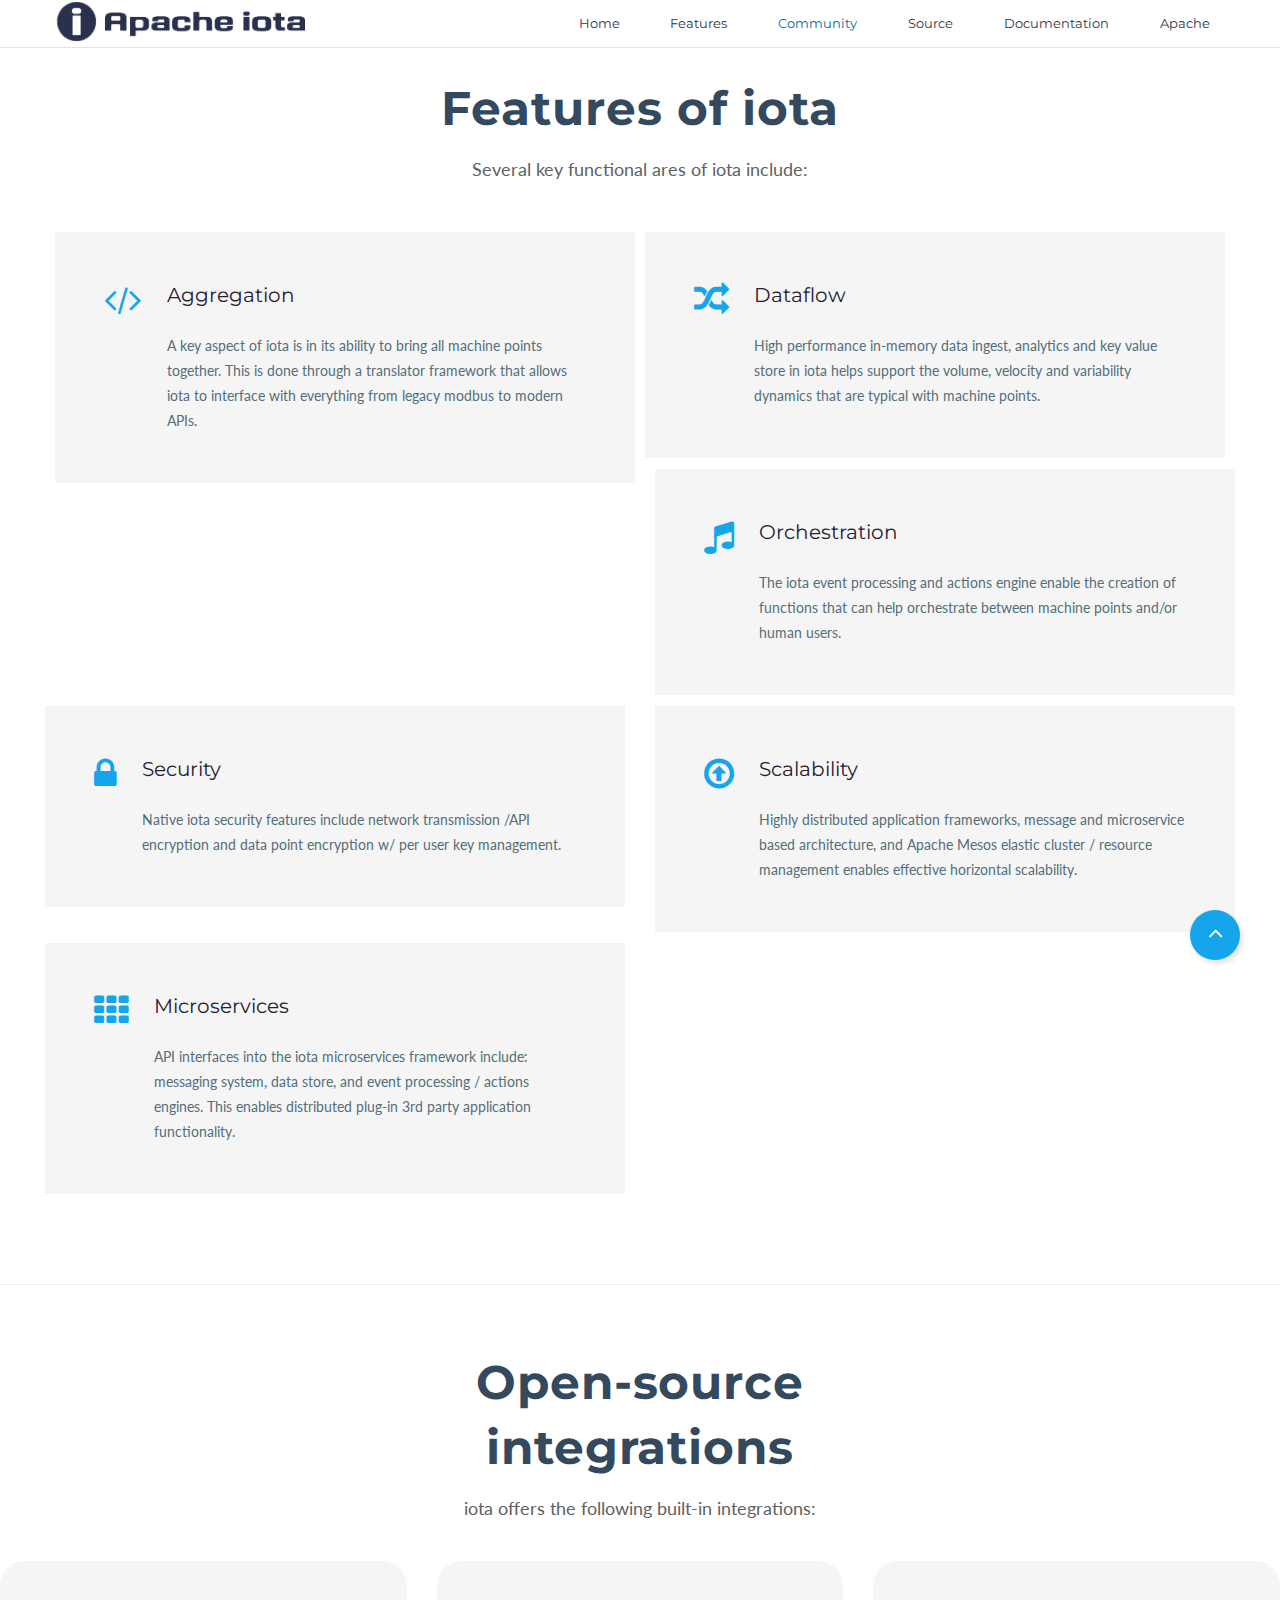
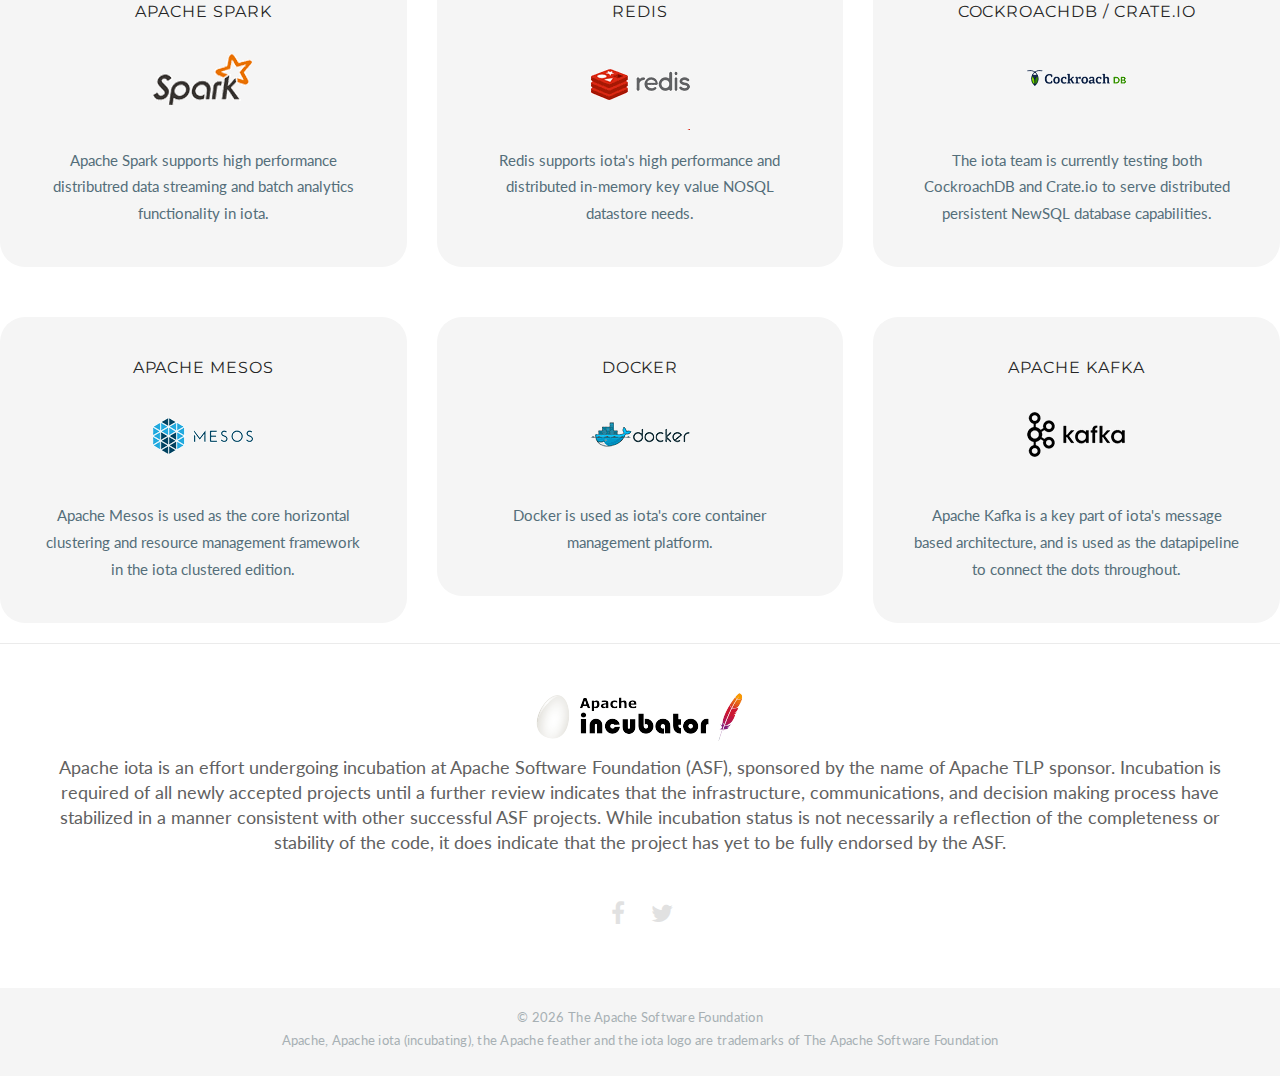
<file: features.html>
<!DOCTYPE html>
<html lang="en" class="wide wow-animation">
  <head>
    <!--Site Title-->
    <title>iota Features</title>
    <meta charset="utf-8">
    <meta name="format-detection" content="telephone=no">
    <meta name="viewport" content="width=device-width, height=device-height, initial-scale=1.0, maximum-scale=1.0, user-scalable=0">

    <!--Stylesheets-->
    <link rel="icon" href="img/favicon.png" type="image/x-icon">

    <!--Bootstrap-->
    <link rel="stylesheet" href="css/style.css">
<!--[if lt IE 10]>
    <div style="background: #212121; padding: 10px 0; box-shadow: 3px 3px 5px 0 rgba(0,0,0,.3); clear: both; text-align:center; position: relative; z-index:1;"><a href="http://windows.microsoft.com/en-US/internet-explorer/.."><img src="images/ie8-panel/warning_bar_0000_us.jpg" border="0" height="42" width="820" alt="You are using an outdated browser. For a faster, safer browsing experience, upgrade for free today."></a></div>
    <script src="js/html5shiv.min.js"></script><[endif]-->
  </head>

  <body>
    <!--The Main Wrapper-->
    <div class="page">
      <!--
      ========================================================
                              HEADER
      ========================================================
      -->
      <header class="page-header subpage_header">

        <!--RD Navbar-->
        <div class="rd-navbar-wrap">
          <nav class="rd-navbar bg-white minimal top-panel-none toggles-none" data-layout="rd-navbar-fixed" data-hover-on="false" data-stick-up="false" data-sm-layout="rd-navbar-fullwidth" data-md-layout="rd-navbar-static">
            <div class="rd-navbar-top-panel">
              <div class="rd-navbar-inner">
                <button data-rd-navbar-toggle=".list-inline, .fa-envelope, .fa-phone, .fa-shopping-cart" class="rd-navbar-collapse-toggle"><span></span></button><a href="mailto:#" class="fa-envelope">email@.com</a><a href="callto:#" class="fa-phone">+1 (126) 598-89-75</a>
                <ul class="list-inline pull-right">
                  <li><a href="#" class="fa-facebook"></a></li>
                  <li><a href="#" class="fa-pinterest-p"></a></li>
                  <li><a href="#" class="fa-twitter"></a></li>
                  <li><a href="#" class="fa-google-plus"></a></li>
                  <li><a href="#" class="fa-instagram"></a></li>
                </ul>
              </div>
            </div>
            <div class="rd-navbar-inner">

              <!--RD Navbar Panel-->
              <div class="rd-navbar-panel">

                <!--RD Navbar Toggle-->
                <button data-rd-navbar-toggle=".rd-navbar" class="rd-navbar-toggle"><span></span></button>
                <!--END RD Navbar Toggle-->

                <!--RD Navbar Brand-->
                <div class="rd-navbar-brand"><a href="index.html"><img src="img/logo_text.png" width="250" alt=""/></a></div>
                <!--END RD Navbar Brand-->
              </div>
              <!--END RD Navbar Panel-->

              <div class="rd-navbar-nav-wrap">
                <!--RD Navbar Search-->
                <div class="rd-navbar-search">
                  <form action="search.php" method="GET" class="rd-navbar-search-form">
                    <label class="rd-navbar-search-form-input">
                      <input type="text" name="s" placeholder="Search.." autocomplete="off">
                    </label>
                    <button type="submit" class="rd-navbar-search-form-submit"></button>
                  </form><span class="rd-navbar-live-search-results"></span>
                  <button data-rd-navbar-toggle=".rd-navbar-search, .rd-navbar-live-search-results" class="rd-navbar-search-toggle"></button>
                </div>
                <!--END RD Navbar Search-->

                <!--RD Navbar Nav-->
                <ul class="rd-navbar-nav">
                  <li><a href="index.html">Home</a></li>
                  <li><a href="#">Features</a>

                    <!--RD Navbar Dropdown-->
                    <ul class="rd-navbar-dropdown">
                      <li><a href="features.html">iota Features</a></li>
                      <li><a href="features.html#integrations">Open source integrations</a></li>
                    </ul>
                    <!--END RD Navbar Dropdown-->
                    
                  </li>
                  <li class="active"><a href="#">Community</a>
                    <ul class="rd-navbar-dropdown">
                      <li><a href="contribute.html">How to Contribute</a></li>
                      <li><a href="https://issues.apache.org/jira/browse/iota/">Issue Tracker</a></li>
                      <li><a href="contribute.html#people">People</a></li>
                    </ul>
                  </li>
                  <li><a href="#">Source</a>
                    <ul class="rd-navbar-dropdown">
                      <li><a href="https://github.com/apache/incubator-iota">Apache iota on GitHub</a></li>
                    </ul>
                  </li>
                 
                  <li><a href="#">Documentation</a>
                    <ul class="rd-navbar-dropdown">
                      <li><a href="https://cwiki.apache.org/confluence/display/IOTA/iota+Home">Documentation v.0.1</a></li>
                    </ul>
                  </li>
                  <li><a href="#">Apache</a>
                    <ul class="rd-navbar-dropdown">
                      <li><a href="http://www.apache.org">Apache Homepage</a></li>
                      <li><a href="http://www.apache.org/licenses">License</a></li>
                      <li><a href="http://www.apache.org/foundation/sponsorship">Sponsorship</a></li>
                      <li><a href="http://www.apache.org/foundation/thanks.html">Thanks</a></li>
                      <li><a href="http://www.apache.org/security">Security</a></li>
                    </ul>
                  </li>
                
                </ul>
                <!--END RD Navbar Nav-->
              </div>
            </div>
          </nav>
        </div>
        <!--END RD Navbar-->
        
      </header>
      <!--
      ========================================================
                              CONTENT
      ========================================================
      -->
     <main class="page-content">

        <!--Start section-->
         <section class="text-center text-sm-left well well-sm section-border">
          <div class="container">
            <div class="row">
              <div class="col-lg-6 col-lg-offset-3 bg-white text-center">
                <h1 class="text-bold">Features of iota</h1>
                <p class="lead">Several key functional ares of iota include:</p>
              </div>
            </div>
            <div class="row offset-1 flow-offset-3">
              <div class="col-sm-6">
                <div class="box-sm box-skin-1 bg-lighter box-skin-left-offset-negative">
                  <div class="box__left box-md-inset-1"><span class="icon icon-md icon-primary line-height-1 fa-code"></span></div>
                  <div class="box__body box__middle">
                    <h5><a href="#">Aggregation</a></h5>
                    <p>A key aspect of iota is in its ability to bring all machine points together.  This is done through a translator framework that allows iota to interface with everything from legacy modbus to modern APIs.</p>
                  </div>
                </div>
              </div>
              <div class="col-sm-6">
                <div class="box-sm box-skin-1 bg-lighter box-skin-right-offset-negative">
                  <div class="box__left box-md-inset-1"><span class="icon icon-md icon-primary line-height-1 fa-random"></span></div>
                  <div class="box__body box__middle">
                    <h5><a href="#">Dataflow</a></h5>
                    <p>High performance in-memory data ingest, analytics and key value store in iota helps support the volume, velocity and variability dynamics that are typical with machine points.</p>
                  </div>
                </div>
              </div>
              <div class="col-sm-6">
                <div class="box-sm box-skin-1 bg-lighter box-skin-left-offset-negative">
                  <div class="box__left box-md-inset-1"><span class="icon icon-md icon-primary line-height-1 fa-music"></span></div>
                  <div class="box__body box__middle">
                    <h5><a href="#">Orchestration</a></h5>
                    <p>The iota event processing and actions engine enable the creation of functions that can help orchestrate between machine points and/or human users.</p>
                  </div>
                </div>
              </div>
              <div class="col-sm-6">
                <div class="box-sm box-skin-1 bg-lighter box-skin-right-offset-negative">
                  <div class="box__left box-md-inset-1"><span class="icon icon-md icon-primary line-height-1 fa-lock"></span></div>
                  <div class="box__body box__middle">
                    <h5><a href="#">Security</a></h5>
                    <p>Native iota security features include network transmission  /API encryption and data point encryption w/ per user key management. </p>
                  </div>
                </div>
              </div>
               <div class="col-sm-6">
                <div class="box-sm box-skin-1 bg-lighter box-skin-left-offset-negative">
                  <div class="box__left box-md-inset-1"><span class="icon icon-md icon-primary line-height-1 fa-arrow-circle-o-up"></span></div>
                  <div class="box__body box__middle">
                    <h5><a href="#">Scalability</a></h5>
                    <p>Highly distributed application frameworks, message and microservice based architecture, and Apache Mesos elastic cluster / resource management enables effective horizontal scalability.</p>
                  </div>
                </div>
              </div>
               <div class="col-sm-6">
                <div class="box-sm box-skin-1 bg-lighter box-skin-right-offset-negative">
                  <div class="box__left box-md-inset-1"><span class="icon icon-md icon-primary line-height-1 fa-th"></span></div>
                  <div class="box__body box__middle">
                    <h5><a href="#">Microservices</a></h5>
                    <p>API interfaces into the iota microservices framework include: messaging system, data store, and event processing / actions engines. This enables distributed plug-in 3rd party application functionality.</p>
                  </div>
                </div>
              </div>
            </div>
          </div>
        </section>
        <!--End section-->
        
        <section id="integrations" class="text-center well-sn">
          <div class="container">
            <div class="row">
              <div class="col-md-12 col-lg-6 col-lg-offset-3">
                <h1 class="text-bold">Open-source integrations</h1>
                <p class="lead">iota offers the following built-in integrations:</p>
              </div>
            </div>
          </div>
      
        
        
        <div class="row offset-1 flow-offset-2">
              <div class="col-sm-12 col-md-4">
                <div class="thumbnail thumbnail-4 pricing-box bg-lighter">
                  <h6 class="text-uppercase text-darker-clr letter-spacing-1">Apache Spark</h6>
                  <div class="caption">
                    <h2 class="text-uppercase text-bold letter-spacing-1"><img src="img/spark.gif" alt=""/></h2>
                    <p>Apache Spark supports high performance distributred data streaming and batch analytics functionality in iota.</p>
                  </div>
                </div>
              </div>
              <div class="col-sm-12 col-md-4">
                <div class="thumbnail thumbnail-4 pricing-box bg-lighter">
                  <h6 class="text-uppercase text-darker-clr letter-spacing-1">Redis</h6>
                  <div class="caption">
                    <h2 class="text-uppercase text-bold letter-spacing-1"><img src="img/redis.gif" alt=""/></h2>
                    <p>Redis supports iota's high performance and distributed in-memory key value NOSQL datastore needs.</p>
                  </div>
                </div>
              </div>
              <div class="col-sm-12 col-md-4">
                <div class="thumbnail thumbnail-4 pricing-box bg-lighter">
                  <h6 class="text-uppercase text-darker-clr letter-spacing-1">CockroachDB / Crate.io</h6>
                  <div class="caption">
                    <h2 class="text-uppercase text-bold letter-spacing-1"><img src="img/cockroach.gif" alt=""/></h2>
                    <p>The iota team is currently testing both CockroachDB and Crate.io to serve distributed persistent NewSQL database capabilities.</p>
                  </div>
                </div>
              </div>
            </div>
        <div class="row offset-1 flow-offset-2">
              <div class="col-sm-12 col-md-4">
                <div class="thumbnail thumbnail-4 pricing-box bg-lighter">
                  <h6 class="text-uppercase text-darker-clr letter-spacing-1">Apache Mesos</h6>
                  <div class="caption">
                    <h2 class="text-uppercase text-bold letter-spacing-1"><img src="img/mesos.gif" alt=""/></h2>
                    <p>Apache Mesos is used as the core horizontal clustering and resource management framework in the iota clustered edition.</p>
                  </div>
                </div>
              </div>
              <div class="col-sm-12 col-md-4">
                <div class="thumbnail thumbnail-4 pricing-box bg-lighter">
                  <h6 class="text-uppercase text-darker-clr letter-spacing-1">Docker</h6>
                  <div class="caption">
                    <h2 class="text-uppercase text-bold letter-spacing-1"><img src="img/docker.gif" alt=""/></h2>
                    <p>Docker is used as iota's core container management platform.</p>
                  </div>
                </div>
              </div>
              <div class="col-sm-12 col-md-4">
                <div class="thumbnail thumbnail-4 pricing-box bg-lighter">
                  <h6 class="text-uppercase text-darker-clr letter-spacing-1">Apache Kafka</h6>
                  <div class="caption">
                    <h2 class="text-uppercase text-bold letter-spacing-1"><img src="img/kafka.gif" alt=""/></h2>
                    <p>Apache Kafka is a key part of iota's message based architecture, and is used as the datapipeline to connect the dots throughout.</p>
                  </div>
                </div>
              </div>
            </div>
              </section>
        
        
       
        
        
      </main>
      <!--
      ========================================================
                              FOOTER
      ========================================================
      -->
      
      <footer class="page-footer footer-centered text-center">
        <section class="footer-content">
          <div class="container">
            <div class="navbar-brand"><img class="center-block" src="img/apache_incubator.png" alt=""/></div>
            <p class="big">Apache iota is an effort undergoing incubation at <a href="http://www.apache.org">Apache Software Foundation</a> (ASF), sponsored by the name of
              Apache TLP sponsor. Incubation is required of all newly accepted projects until a further review indicates that the
              infrastructure, communications, and decision making process have stabilized in a manner consistent with other successful
              ASF projects. While incubation status is not necessarily a reflection of the completeness or stability of the code,
              it does indicate that the project has yet to be fully endorsed by the ASF.</p>
            <ul class="list-inline">
              <li><a href="#" class="fa-facebook"></a></li>
              <li><a href="#" class="fa-twitter"></a></li>
            </ul>
          </div>
        </section>
        <section class="copyright">
          <div class="container">
            <p>&#169; <span id="copyright-year"></span> <a href="http://www.apache.org">The Apache Software Foundation</a><br>
            Apache, Apache iota (incubating), the Apache feather and the iota logo are trademarks of The Apache Software Foundation</p>
          </div>
        </section>
      </footer>
    </div>
    <!--Core Scripts-->
    <script src="js/core.min.js"></script>
    <!--jQuery (necessary for Bootstrap's JavaScript plugins)-->
    <!--Include all compiled plugins (below), or include individual files as needed-->
    <script src="js/bootstrap.min.js"></script>
    <!--Additional Functionality Scripts-->
    <script src="js/script.js"></script>
  </body>
</html>
</file>
